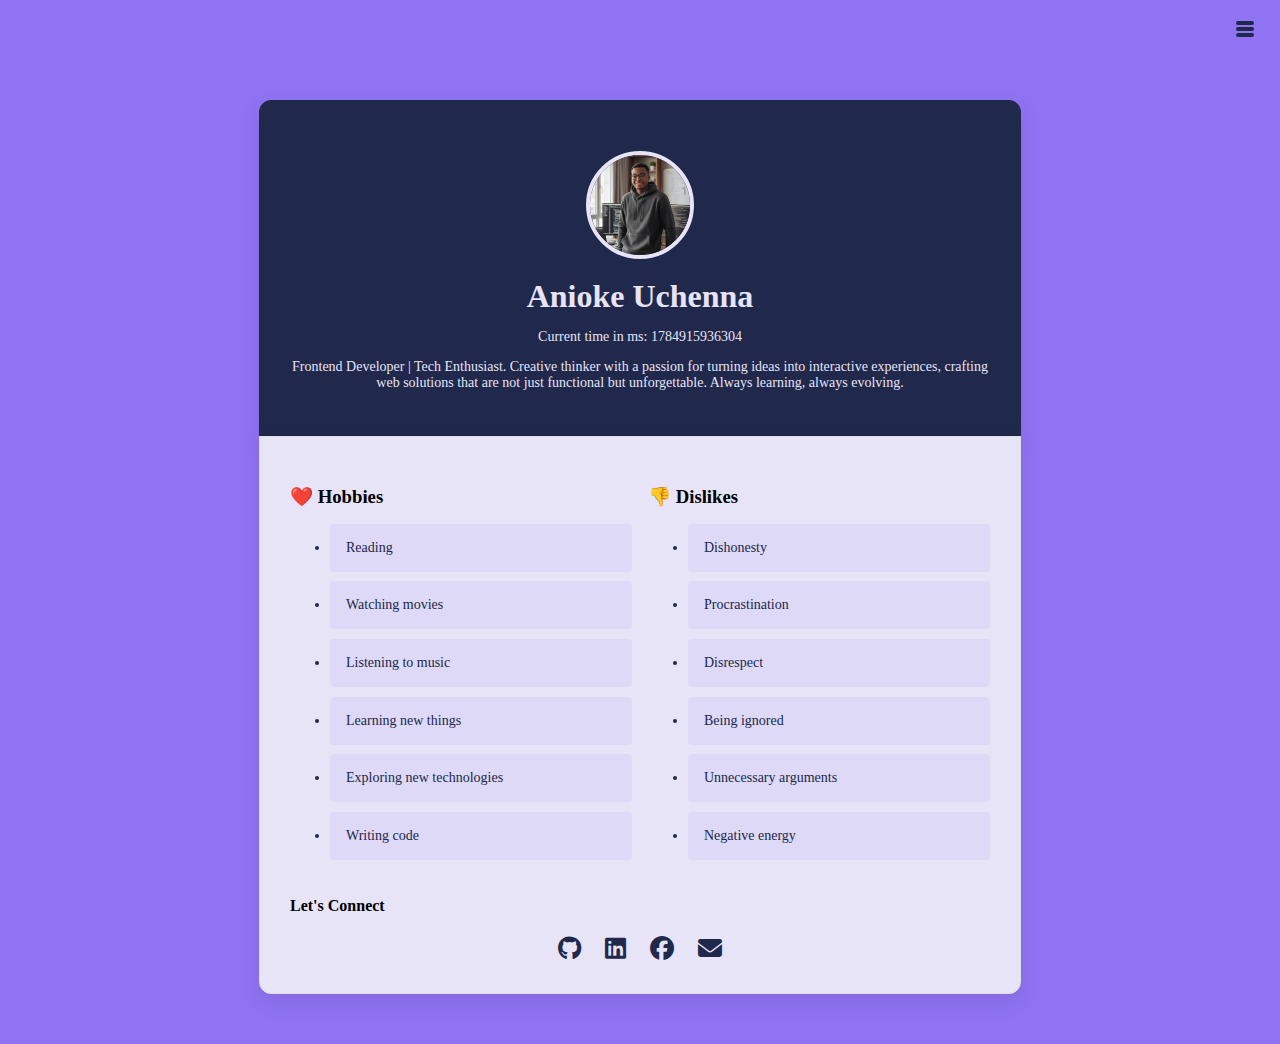
<file: index.html>
<!DOCTYPE html>
<html lang="en">
<head>
  <meta charset="UTF-8">
  <meta name="viewport" content="width=device-width, initial-scale=1.0">
  <title>Anioke's Profile Card</title>
  <link rel="stylesheet" href="https://cdnjs.cloudflare.com/ajax/libs/font-awesome/6.5.0/css/all.min.css">
  <style>
    body {
      font-family: 'Sora', serif;
      background: #8F73F2;
      display: flex;
      justify-content: center;
      align-items: center;
      flex-direction: column;
      margin: 0;
      padding: 0;
      min-height: 100vh;
    }

    .menu-btn {
      position: fixed;
      top: 20px;
      right: 20px;
      width: 30px;
      height: 18px;
      display: flex;
      flex-direction: column;
      justify-content: space-between;
      background: none;
      border: none;
      cursor: pointer;
      z-index: 1000;
    }

    .menu-btn .bar {
      height: 4px;
      width: 100%;
      background-color: #20284B;
      border-radius: 2px;
      transition: all 0.3s ease;
    }

    .menu-btn.active .bar:nth-child(1) {
      transform: rotate(45deg) translate(5px, 5px);
    }
    .menu-btn.active .bar:nth-child(2) {
      opacity: 0;
    }
    .menu-btn.active .bar:nth-child(3) {
      transform: rotate(-45deg) translate(6px, -6px);
    }

    .nav-menu {
      max-height: 0;
      overflow: hidden;
      position: fixed;
      top: 70px;
      right: 20px;
      background-color: #20284B;
      border-radius: 10px;
      padding: 0 20px;
      box-shadow: 0 5px 15px rgba(0,0,0,0.3);
      transition: max-height 0.3s ease-out, padding 0.3s ease-out;
      z-index: 999;
    }

    .nav-menu.active {
      max-height: 300px;
      padding: 10px 20px;
      animation: fadeIn 0.3s ease forwards;
    }

    .nav-menu ul {
      list-style: none;
      padding: 0;
      margin: 0;
    }
    .nav-menu li {
      margin: 10px 0;
    }
    .nav-menu a {
      text-decoration: none;
      color: #002147;
      font-weight: 200;
      font-size: 16px;
      transition: color 0.3s;
    }
    .nav-menu a:hover {
      color: #8F73F2;
    }

    @keyframes fadeIn {
      0% { opacity: 0; transform: translateY(-10px); }
      100% { opacity: 1; transform: translateY(0); }
    }

    .backgroundcard {
      display: flex;
      flex-direction: column;
      align-items: center;
      margin-top: 100px;
    }

    .profile-card {
      background-color: #20284B;
      padding: 30px;
      border-radius: 12px 12px 0 0;
      width: 700px;
      box-shadow: 0 8px 25px rgba(0,0,0,0.08);
      border: 1px solid #20284B;
      text-align: center;
    }

    .avatar {
      width: 100px;
      height: 100px;
      border-radius: 50%;
      object-fit: cover;
      border: 4px solid #E7E4F7;
      margin-top: 20px;
    }

    h1 {
      color: #E7E4F7;
      margin: 15px 0 10px;
    }

    p {
      color: #E7E4F7;
      font-size: 14px;
    }

    .hobby-card {
      background-color: #E7E4F7;
      padding: 30px;
      border-radius: 0 0 12px 12px;
      width: 700px;
      box-shadow: 0 8px 25px rgba(0,0,0,0.08);
      border: 1px solid #e0e0e0;
      text-align: left;
      margin-bottom: 50px;
    }

    .lists {
      display: flex;
      gap: 1rem;
    }

    .list-section {
      flex: 1;
    }

    .list-section h3 {
      margin-bottom: 0.5rem;
    }

    li {
      background: #DED9F6;
      color: #20284B;
      margin: 0.6rem 0;
      padding: 1rem;
      border-radius: 4px;
      font-size: 14px;
    }

    .socials {
      text-align: center;
      margin-top: 1rem;
    }

    .social-icons a {
      margin: 0 10px;
      color: #20284B;
      font-size: 1.5rem;
      text-decoration: none;
      transition: color 0.3s;
    }

    .social-icons a:hover {
      color: #DED9F6;
    }
  </style>
</head>
<body>
  <!-- Hamburger -->
  <button class="menu-btn" id="menu-btn">
    <span class="bar"></span>
    <span class="bar"></span>
    <span class="bar"></span>
  </button>

  <nav class="nav-menu" id="nav-menu">
    <ul>
      <li><a href="index.html">Home</a></li>
      <li><a href="about.html">About Me</a></li>
      <li><a href="contact.html">Contact Us</a></li>
    </ul>
  </nav>

  <!-- Profile Card -->
  <div class="backgroundcard">
    <div class="profile-card">
      <img src="IMG_3505.PNG" alt="avatar" class="avatar">
      <h1 data-testid="test-user-name">Anioke Uchenna</h1>
      <p id="milliseconds" data-testid="test-user-time">Loading...</p>
      <div class="tech">
        <p data-testid="test-user-bio">
          Frontend Developer | Tech Enthusiast. Creative thinker with a passion for turning ideas into interactive experiences, crafting web solutions that are not just functional but unforgettable. Always learning, always evolving.
        </p>
      </div>
    </div>

    <div class="hobby-card">
      <div class="lists">
        <div class="list-section">
          <h3>❤️ Hobbies</h3>
          <ul data-testid="test-user-hobbies">
            <li>Reading</li>
            <li>Watching movies</li>
            <li>Listening to music</li>
            <li>Learning new things</li>
            <li>Exploring new technologies</li>
            <li>Writing code</li>
          </ul>
        </div>
        <div class="list-section">
          <h3>👎 Dislikes</h3>
          <ul data-testid="test-user-dislikes">
            <li>Dishonesty</li>
            <li>Procrastination</li>
            <li>Disrespect</li>
            <li>Being ignored</li>
            <li>Unnecessary arguments</li>
            <li>Negative energy</li>
          </ul>
        </div>
      </div>

      <h4>Let's Connect</h4>
      <div class="socials">
        <div class="social-icons">
          <a href="https://github.com/uche-god" target="_blank"><i class="fab fa-github"></i></a>
          <a href="https://www.linkedin.com/in/anioke-uchenna-a0a978209" target="_blank"><i class="fab fa-linkedin"></i></a>
          <a href="https://www.facebook.com/uche.nna.689685" target="_blank"><i class="fab fa-facebook"></i></a>
          <a href="mailto:aniokeuchenna71@gmail.com"><i class="fas fa-envelope"></i></a>
        </div>
      </div>
    </div>
  </div>

  <script>
    const menuBtn = document.getElementById('menu-btn');
    const navMenu = document.getElementById('nav-menu');
    menuBtn.addEventListener('click', () => {
      navMenu.classList.toggle('active');
      menuBtn.classList.toggle('active');
    });

    setInterval(() => {
      document.getElementById("milliseconds").textContent = `Current time in ms: ${Date.now()}`;
    }, 100);
  </script>
</body>
</html>
</file>
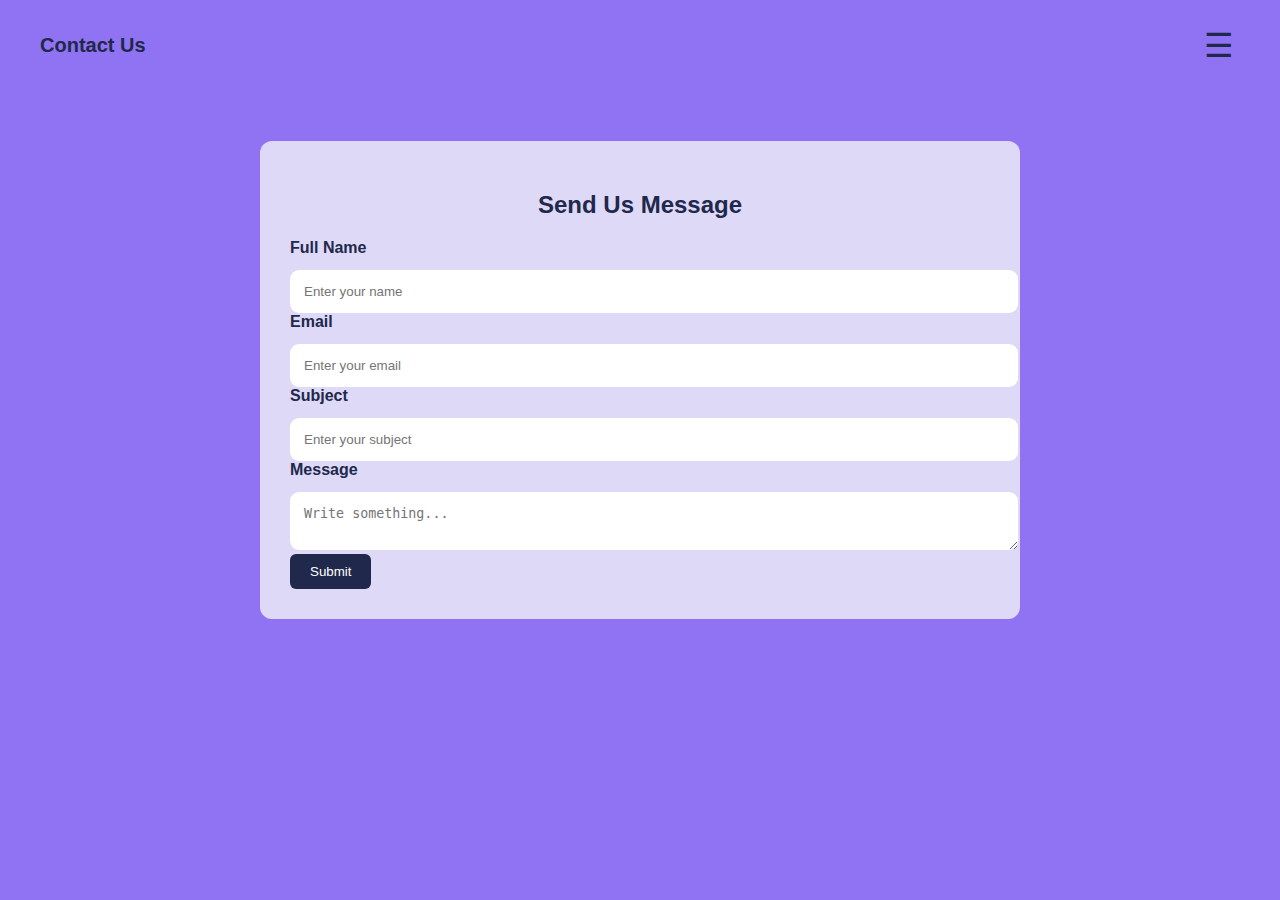
<file: contact.html>
<!DOCTYPE html>
<html lang="en">
<head>
  <meta charset="UTF-8">
  <meta name="viewport" content="width=device-width, initial-scale=1.0">
  <title>Contact Us</title>
  <link rel="stylesheet" href="https://cdnjs.cloudflare.com/ajax/libs/font-awesome/6.5.0/css/all.min.css">
  <style>
    /* === General Body === */
    body {
      margin: 0;
      font-family: "Poppins", sans-serif;
      background-color: #8F73F2;
      color: #222;
    }

    /* === Header === */
    header {
      background-color: #8F73F2;
      color: #fff;
      padding: 25px 40px;
      display: flex;
      justify-content: space-between;
      align-items: center;
      position: relative;
    }

    header h1 {
      margin: 0;
      color: #20284b;
      font-size: 20px;
    }

    /* === Hamburger Menu Button === */
    .menu-btn {
      background: none;
      border: none;
      color: #20284b;
      font-size: 33px;
      cursor: pointer;
      z-index: 1000;
    }

    /* === Nav Links (Hidden by default with smooth slide) === */
    .nav-links {
      max-height: 0;
      overflow: hidden;
      position: absolute;
      top: 70px;
      right: 25px;
      background-color: #20284B;
      border-radius: 10px;
      padding: 0 20px;
      box-shadow: 0 2px 10px rgba(0,0,0,0.3);
      transition: max-height 0.3s ease-out, padding 0.3s ease-out;
    }

    /* Show menu smoothly */
    .nav-links.active {
      max-height: 500px;
      padding: 10px 20px;
    }

    .nav-links ul {
      list-style: none;
      padding: 0;
      margin: 0;
    }

    .nav-links ul li {
      margin: 10px 0;
    }

    .nav-links ul li a {
      color: #E7E4F7;
      text-decoration: none;
      font-weight: 600;
      transition: color 0.3s ease;
    }

    .nav-links ul li a:hover {
      color: #777;
    }

    /* === Card Body === */
    .card-body {
      background-color: #DED9F6;
      max-width: 700px;
      margin: 50px auto;
      padding: 30px;
      border-radius: 12px;
      box-shadow: 0 0px 0px rgba(0, 0, 0, 0.1);
      color: #20284B;
    }

    .card-body h2 {
      text-align: center;
      margin-bottom: 20px;
      color: #20284B;
    }

    label {
      display: block;
      font-weight: 600;
      color: #20284B;
      margin-bottom: 13px;
    }

    input, textarea {
      width: 100%;
      padding: 14px;
      border: none;
      border-radius: 9px;
      background-color: #fff;
      color: #333;
    }

    button[type="submit"] {
      background-color:#20284B;
      color: #fff;
      border: none;
      padding: 10px 20px;
      border-radius: 6px;
      cursor: pointer;
      transition: background-color 0.3s ease;
    }

    button[type="submit"]:hover {
      background-color: #777;
    }
  </style>
</head>
<body>
  <header>
    <h1>Contact Us</h1>
    <!-- 🔹 Hamburger Button -->
    <button class="menu-btn" id="menu-btn">☰</button>

    <!-- 🔹 Navigation Menu -->
    <nav class="nav-links" id="nav-links">
      <ul>
        <li><a href="index.html">Home</a></li>
        <li><a href="about.html">About Me</a></li>
        <li><a href="contact.html">Contact Us</a></li>
      </ul>
    </nav>
  </header>

  <div class="card-body">
    <h2>Send Us Message</h2>
    <form id="contactForm">
      <label for="name">Full Name</label>
      <input type="text" id="name" placeholder="Enter your name" required>
      
      <label for="email">Email</label>
      <input type="email" id="email" placeholder="Enter your email" required>
     
      <label for="subject">Subject</label>
      <input type="text" id="subject" placeholder="Enter your subject" required>
      
      <label for="message">Message</label>
      <textarea id="message" placeholder="Write something..." required></textarea>

      <button type="submit">Submit</button>
    </form>

    <p id="success-message" class="success" hidden>
      ✅ Thank you! Your message has been sent successfully.
    </p>
  </div>

  <!-- ✅ JS for hamburger toggle -->
  <script>
    const menuBtn = document.getElementById('menu-btn');
    const navLinks = document.getElementById('nav-links');

    menuBtn.addEventListener('click', () => {
      navLinks.classList.toggle('active');
    });
  </script>
</body>
</html>
</file>
